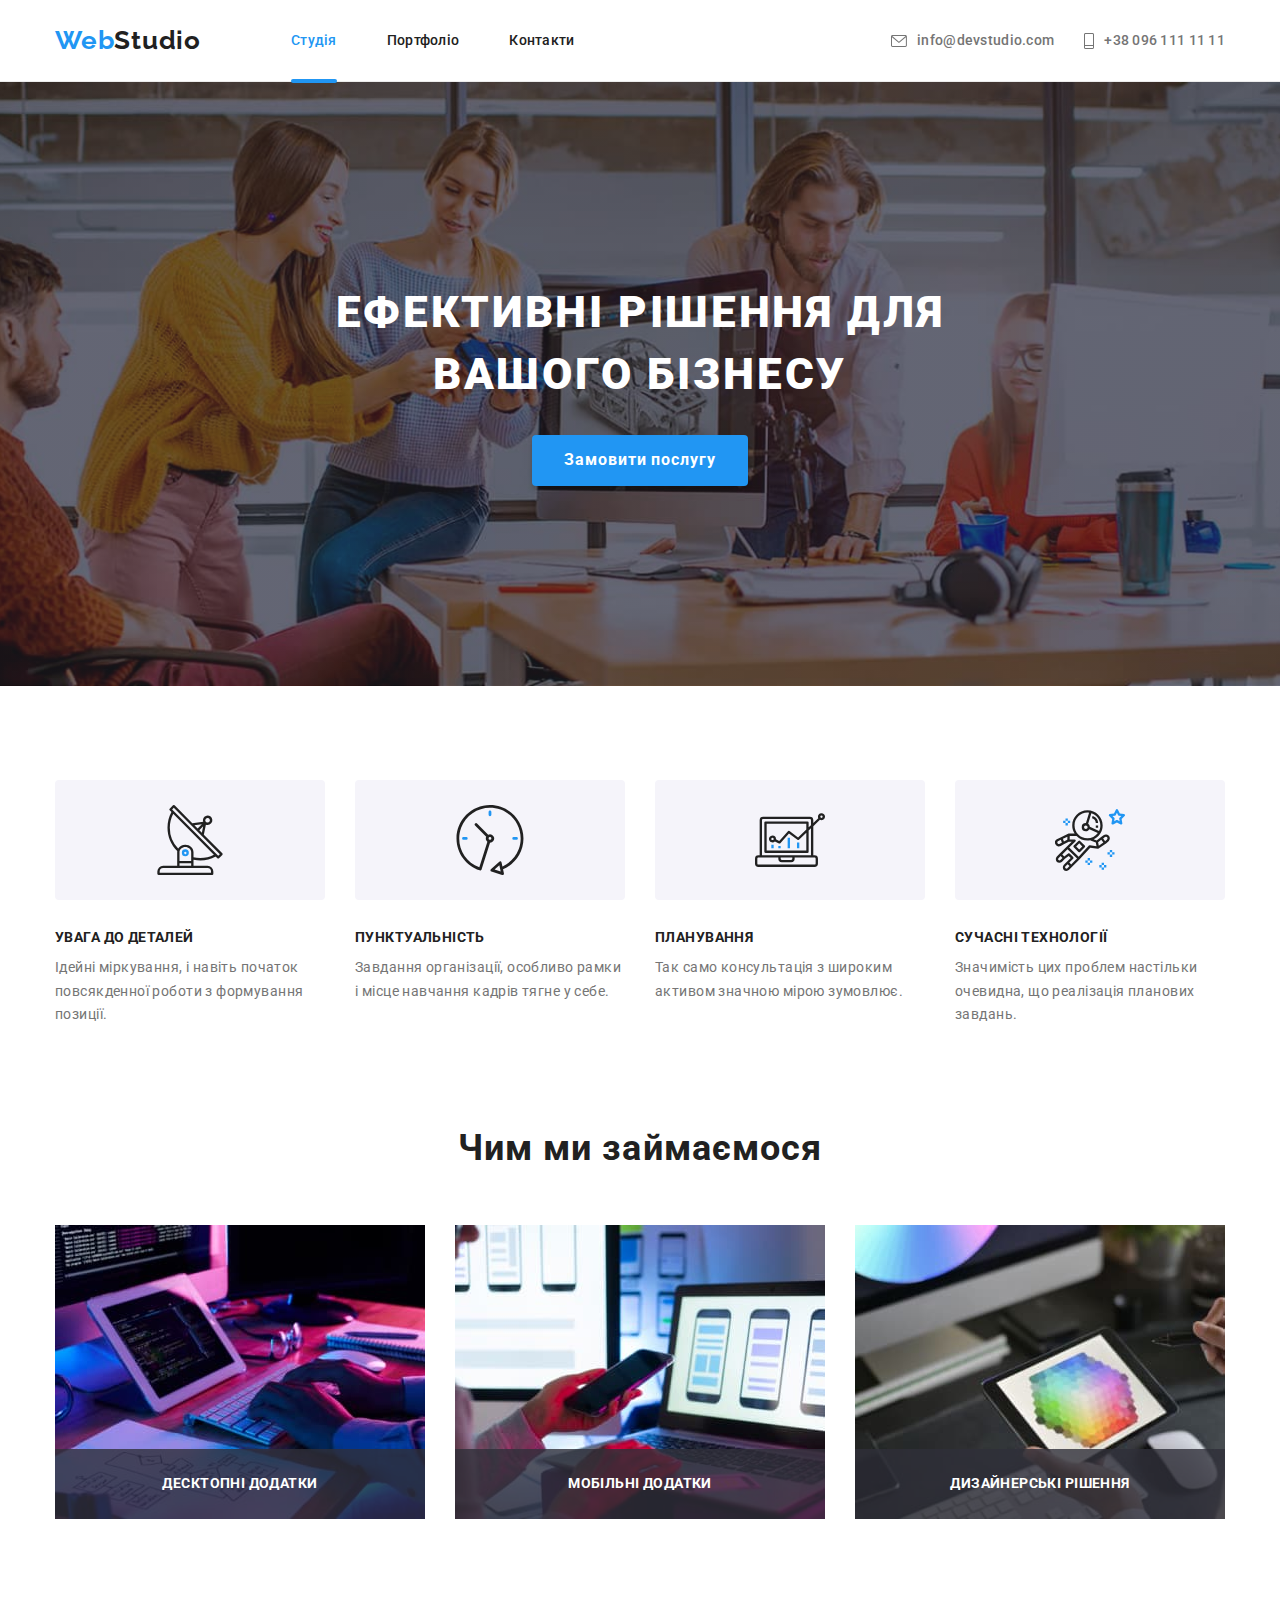
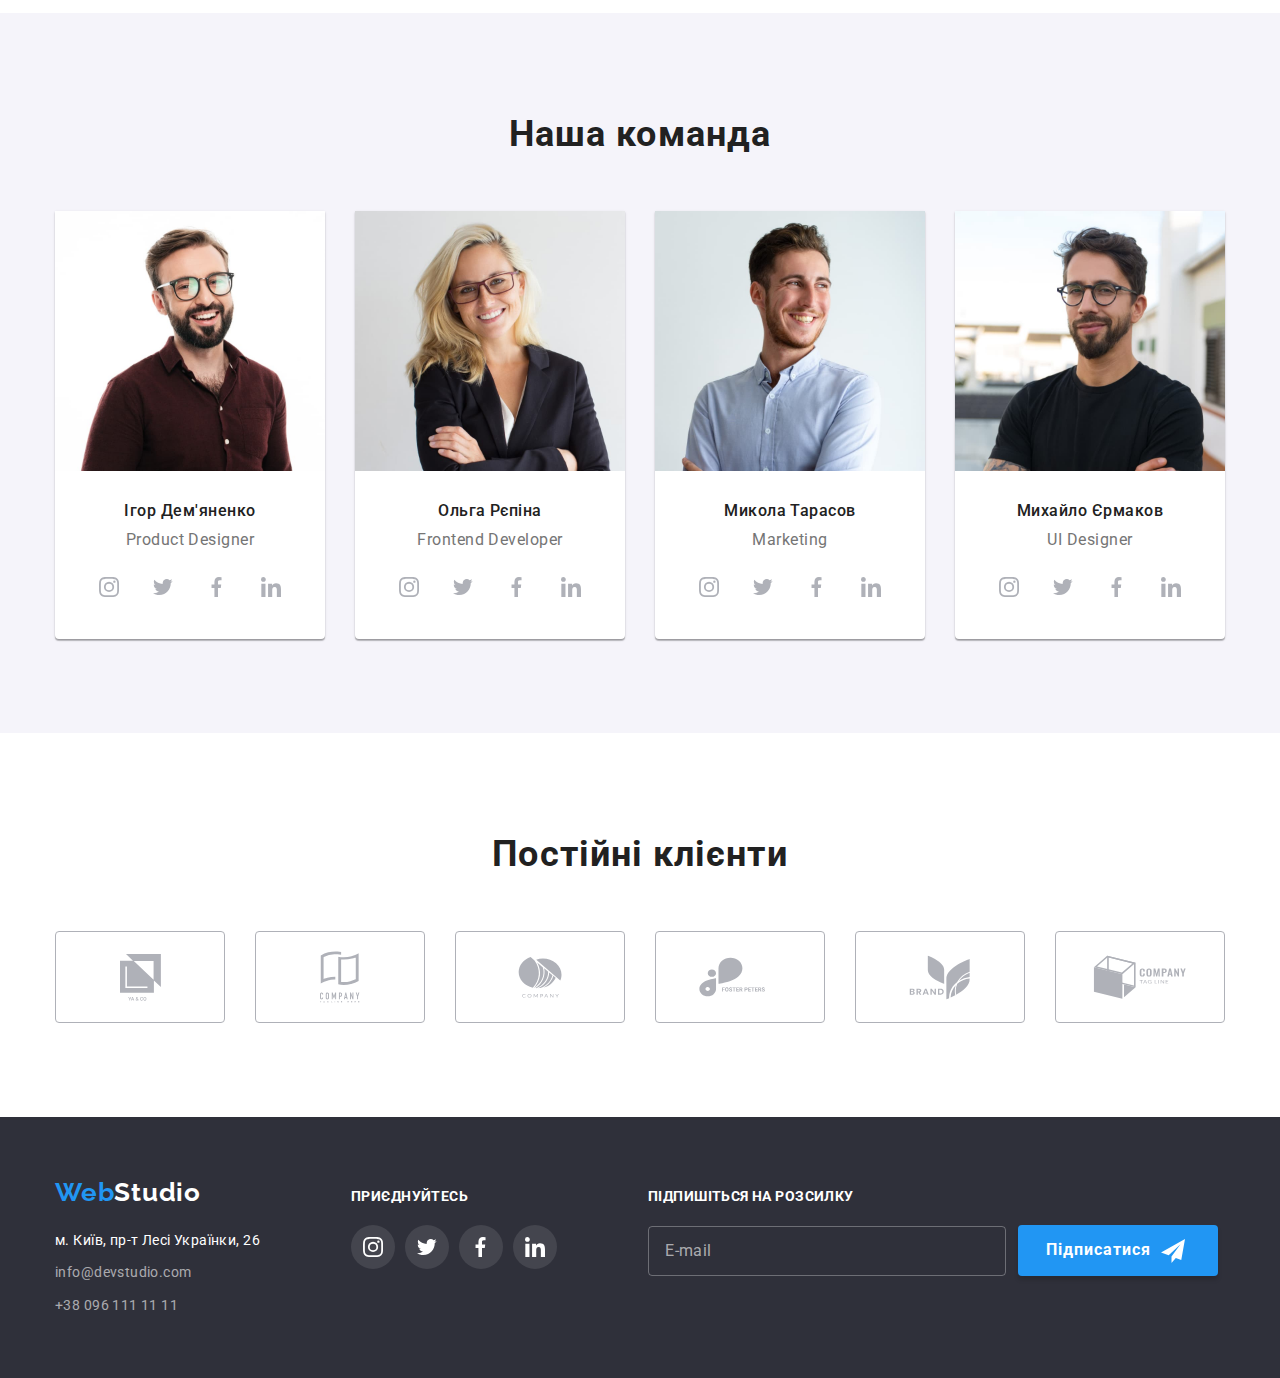
<file: index.html>
<!DOCTYPE html>
<html lang="uk">
  <head>
    <meta charset="UTF-8" />
    <meta http-equiv="X-UA-Compatible" content="IE=edge" />
    <meta name="viewport" content="width=device-width, initial-scale=1.0" />
    <title>Document</title>
    <link
      href="https://fonts.googleapis.com/css2?family=Raleway:wght@700&family=Roboto:wght@400;500;700;900&display=swap"
      rel="stylesheet"
    />
    <link
      rel="stylesheet"
      href="https://cdnjs.cloudflare.com/ajax/libs/modern-normalize/1.1.0/modern-normalize.min.css"
    />
    <link rel="stylesheet" href="./css/main.min.css" />
  </head>
  <body>
    <!--Верхня лінія-->
    <header class="header">
      <div class="header__container container">
        <a class="logo" href="./index.html">Web<span class="logo__dark">Studio</span></a>
        <nav class="nav">
          <ul class="nav__list">
            <li class="nav__item">
              <a class="nav__link nav__link--current" href="./index.html">Студія</a>
            </li>
            <li class="nav__item">
              <a class="nav__link" href="./portfolio.html">Портфоліо</a>
            </li>
            <li class="nav__item"><a class="nav__link" href="">Контакти</a></li>
          </ul>
        </nav>
        <ul class="contacts__list">
          <li class="contacts__item">
            <a class="contacts__link" href="mailto:info@devstudio.com">
              <svg class="contacts__icon" width="16" height="12">
                <use href="./images/icons.svg#icon-mail"></use>
              </svg>
              info@devstudio.com</a
            >
          </li>
          <li class="contacts__item">
            <a class="contacts__link" href="tel:+380961111111">
              <svg class="contacts__icon" width="10" height="16">
                <use href="./images/icons.svg#icon-phone"></use>
              </svg>
              +38 096 111 11 11
            </a>
          </li>
        </ul>
      </div>
    </header>
    <main>
      <!--Шапка-->
      <section class="hero">
        <div class="container">
          <h1 class="hero__title">Ефективні рішення для вашого бізнесу</h1>
          <button class="btn-first" type="button" data-modal-open>Замовити послугу</button>
        </div>
      </section>
      <!--Особливості-->
      <section class="feature section">
        <div class="container">
          <h2 class="visually-hidden">Перелік особливостей компанії</h2>
          <ul class="feature__list">
            <li class="feature__item">
              <div class="feature__thumb">
                <svg class="feature__icon" width="70" height="70">
                  <use href="./images/icons.svg#icon-antena"></use>
                </svg>
              </div>
              <h3 class="feature__title">УВАГА ДО ДЕТАЛЕЙ</h3>
              <p class="feature__text">
                Ідейні міркування, і навіть початок повсякденної роботи з формування позиції.
              </p>
            </li>
            <li class="feature__item">
              <div class="feature__thumb">
                <svg class="feature__icon" width="70" height="70">
                  <use href="./images/icons.svg#icon-clock"></use>
                </svg>
              </div>
              <h3 class="feature__title">ПУНКТУАЛЬНІСТЬ</h3>
              <p class="feature__text">
                Завдання організації, особливо рамки і місце навчання кадрів тягне у себе.
              </p>
            </li>
            <li class="feature__item">
              <div class="feature__thumb">
                <svg class="feature__icon" width="70" height="70">
                  <use href="./images/icons.svg#icon-diagram"></use>
                </svg>
              </div>
              <h3 class="feature__title">ПЛАНУВАННЯ</h3>
              <p class="feature__text">
                Так само консультація з широким активом значною мірою зумовлює.
              </p>
            </li>
            <li class="feature__item">
              <div class="feature__thumb">
                <svg class="feature__icon" width="70" height="70">
                  <use href="./images/icons.svg#icon-astronaut"></use>
                </svg>
              </div>
              <h3 class="feature__title">СУЧАСНІ ТЕХНОЛОГІЇ</h3>
              <p class="feature__text">
                Значимість цих проблем настільки очевидна, що реалізація планових завдань.
              </p>
            </li>
          </ul>
        </div>
      </section>
      <!--Діяльність-->
      <section class="work section">
        <div class="container">
          <h2 class="work__title">Чим ми займаємося</h2>
          <ul class="work__list">
            <li class="work__item">
              <img src="./images/box1.jpg" alt="Процес діяльності" width="370" height="294" />
              <div class="work__adds">
                <h3 class="work__adds-title">Десктопні додатки</h3>
              </div>
            </li>
            <li class="work__item">
              <img src="./images/box2.jpg" alt="Процес діяльності" width="370" height="294" />
              <div class="work__adds">
                <h3 class="work__adds-title">Мобільні додатки</h3>
              </div>
            </li>
            <li class="work__item">
              <img src="./images/box3.jpg" alt="Процес діяльності" width="370" height="294" />
              <div class="work__adds">
                <h3 class="work__adds-title">Дизайнерські рішення</h3>
              </div>
            </li>
          </ul>
        </div>
      </section>
      <!--Команда-->
      <section class="team section">
        <div class="container">
          <h2 class="team__title">Наша команда</h2>
          <ul class="team__list">
            <li class="team__item">
              <img
                src="./images/team_card.jpg"
                alt="Фотографія працівника"
                width="270"
                height="260"
              />
              <div class="team__worker">
                <h3 class="team__name">Ігор Дем'яненко</h3>
                <p class="team__profession">Product Designer</p>
                <ul class="socials">
                  <li class="socials__item">
                    <a class="socials__link" href="#">
                      <svg class="socials__icon" width="20" height="20">
                        <use href="./images/icons.svg#icon-instagram"></use>
                      </svg>
                    </a>
                  </li>
                  <li class="socials__item">
                    <a class="socials__link" href="#">
                      <svg class="socials__icon" width="20" height="20">
                        <use href="./images/icons.svg#icon-twitter"></use>
                      </svg>
                    </a>
                  </li>
                  <li class="socials__item">
                    <a class="socials__link" href="#">
                      <svg class="socials__icon" width="20" height="20">
                        <use href="./images/icons.svg#icon-facebook"></use>
                      </svg>
                    </a>
                  </li>
                  <li class="socials__item">
                    <a class="socials__link" href="#">
                      <svg class="socials__icon" width="20" height="20">
                        <use href="./images/icons.svg#icon-linkedin"></use>
                      </svg>
                    </a>
                  </li>
                </ul>
              </div>
            </li>
            <li class="team__item">
              <img
                src="./images/team_card_1.jpg"
                alt="Фотографія працівника"
                width="270"
                height="260"
              />
              <div class="team__worker">
                <h3 class="team__name">Ольга Рєпіна</h3>
                <p class="team__profession">Frontend Developer</p>
                <ul class="socials">
                  <li class="socials__item">
                    <a class="socials__link" href="#">
                      <svg class="socials__icon" width="20" height="20">
                        <use href="./images/icons.svg#icon-instagram"></use>
                      </svg>
                    </a>
                  </li>
                  <li class="socials__item">
                    <a class="socials__link" href="#">
                      <svg class="socials__icon" width="20" height="20">
                        <use href="./images/icons.svg#icon-twitter"></use>
                      </svg>
                    </a>
                  </li>
                  <li class="socials__item">
                    <a class="socials__link" href="#">
                      <svg class="socials__icon" width="20" height="20">
                        <use href="./images/icons.svg#icon-facebook"></use>
                      </svg>
                    </a>
                  </li>
                  <li class="socials__item">
                    <a class="socials__link" href="#">
                      <svg class="socials__icon" width="20" height="20">
                        <use href="./images/icons.svg#icon-linkedin"></use>
                      </svg>
                    </a>
                  </li>
                </ul>
              </div>
            </li>
            <li class="team__item">
              <img
                src="./images/team_card_2.jpg"
                alt="Фотографія працівника"
                width="270"
                height="260"
              />
              <div class="team__worker">
                <h3 class="team__name">Микола Тарасов</h3>
                <p class="team__profession">Marketing</p>
                <ul class="socials">
                  <li class="socials__item">
                    <a class="socials__link" href="#">
                      <svg class="socials__icon" width="20" height="20">
                        <use href="./images/icons.svg#icon-instagram"></use>
                      </svg>
                    </a>
                  </li>
                  <li class="socials__item">
                    <a class="socials__link" href="#">
                      <svg class="socials__icon" width="20" height="20">
                        <use href="./images/icons.svg#icon-twitter"></use>
                      </svg>
                    </a>
                  </li>
                  <li class="socials__item">
                    <a class="socials__link" href="#">
                      <svg class="socials__icon" width="20" height="20">
                        <use href="./images/icons.svg#icon-facebook"></use>
                      </svg>
                    </a>
                  </li>
                  <li class="socials__item">
                    <a class="socials__link" href="#">
                      <svg class="socials__icon" width="20" height="20">
                        <use href="./images/icons.svg#icon-linkedin"></use>
                      </svg>
                    </a>
                  </li>
                </ul>
              </div>
            </li>
            <li class="team__item">
              <img
                src="./images/team_card_3.jpg"
                alt="Фотографія працівника"
                width="270"
                height="260"
              />
              <div class="team__worker">
                <h3 class="team__name">Михайло Єрмаков</h3>
                <p class="team__profession">UI Designer</p>
                <ul class="socials">
                  <li class="socials__item">
                    <a class="socials__link" href="#">
                      <svg class="socials__icon" width="20" height="20">
                        <use href="./images/icons.svg#icon-instagram"></use>
                      </svg>
                    </a>
                  </li>
                  <li class="socials__item">
                    <a class="socials__link" href="#">
                      <svg class="socials__icon" width="20" height="20">
                        <use href="./images/icons.svg#icon-twitter"></use>
                      </svg>
                    </a>
                  </li>
                  <li class="socials__item">
                    <a class="socials__link" href="#">
                      <svg class="socials__icon" width="20" height="20">
                        <use href="./images/icons.svg#icon-facebook"></use>
                      </svg>
                    </a>
                  </li>
                  <li class="socials__item">
                    <a class="socials__link" href="#">
                      <svg class="socials__icon" width="20" height="20">
                        <use href="./images/icons.svg#icon-linkedin"></use>
                      </svg>
                    </a>
                  </li>
                </ul>
              </div>
            </li>
          </ul>
        </div>
      </section>
      <!-- Постійні клієнти -->
      <section class="clients section">
        <div class="container">
          <h1 class="clients__title">Постійні клієнти</h1>
          <ul class="clients__list">
            <li class="clients__item">
              <a class="clients__link" href="#">
                <svg class="clients__icon" width="41" height="47">
                  <use href="./images/icons.svg#icon-client-1"></use>
                </svg>
              </a>
            </li>
            <li class="clients__item">
              <a class="clients__link" href="#">
                <svg class="clients__icon" width="40" height="52">
                  <use href="./images/icons.svg#icon-client-2"></use>
                </svg>
              </a>
            </li>
            <li class="clients__item">
              <a class="clients__link" href="#">
                <svg class="clients__icon" width="44" height="42">
                  <use href="./images/icons.svg#icon-client-3"></use>
                </svg>
              </a>
            </li>
            <li class="clients__item">
              <a class="clients__link" href="#">
                <svg class="clients__icon" width="84" height="40">
                  <use href="./images/icons.svg#icon-Client-4"></use>
                </svg>
              </a>
            </li>
            <li class="clients__item">
              <a class="clients__link" href="#">
                <svg class="clients__icon" width="62" height="45">
                  <use href="./images/icons.svg#icon-Client-5"></use>
                </svg>
              </a>
            </li>
            <li class="clients__item">
              <a class="clients__link" href="#">
                <svg class="clients__icon" width="94" height="44">
                  <use href="./images/icons.svg#icon-Client-6"></use>
                </svg>
              </a>
            </li>
          </ul>
        </div>
      </section>
    </main>

    <footer class="footer">
      <!--Підвал-->
      <div class="footer-container container">
        <div>
          <a class="logo" href="./index.html">Web<span class="logo__light">Studio</span></a>
          <address class="address">
            <ul class="address-list">
              <li class="address-item">
                <a
                  class="address-link address-link-street"
                  href="https://goo.gl/maps/ZCksTwwwfhYWxnmJ6"
                  class="street link"
                  target="_blank"
                  rel="noopener noreferrer"
                  >м. Київ, пр-т Лесі Українки, 26</a
                >
              </li>
              <li class="address-item">
                <a class="address-link" href="mailto:info@devstudio.com">info@devstudio.com</a>
              </li>
              <li class="address-item">
                <a class="address-link" href="tel:+380961111111">+38 096 111 11 11</a>
              </li>
            </ul>
          </address>
        </div>
        <div>
          <h2 class="footer-title">Приєднуйтесь</h2>
          <ul class="socials">
            <li class="socials__item">
              <a class="socials__link socials__link--secondary" href="#">
                <svg class="socials__icon" width="20" height="20">
                  <use href="./images/icons.svg#icon-instagram"></use>
                </svg>
              </a>
            </li>
            <li class="socials__item">
              <a class="socials__link socials__link--secondary" href="#">
                <svg class="socials__icon" width="20" height="20">
                  <use href="./images/icons.svg#icon-twitter"></use>
                </svg>
              </a>
            </li>
            <li class="socials__item">
              <a class="socials__link socials__link--secondary" href="#">
                <svg class="socials__icon" width="20" height="20">
                  <use href="./images/icons.svg#icon-facebook"></use>
                </svg>
              </a>
            </li>
            <li class="socials__item">
              <a class="socials__link socials__link--secondary" href="#">
                <svg class="socials__icon" width="20" height="20">
                  <use href="./images/icons.svg#icon-linkedin"></use>
                </svg>
              </a>
            </li>
          </ul>
        </div>
        <div class="mailing-group">
          <h2 class="footer-title">Підпишіться на розсилку</h2>
          <form class="mailing-form" name="mailing-form">
            <label class="mailing-field">
              <input class="mailing-input" type="text" name="mailing-form" placeholder="E-mail" />
            </label>
            <button class="mailing-btn">
              Підписатися
              <svg class="mailing-icon" width="24" height="24">
                <use href="./images/icons-2.svg#icon-send"></use>
              </svg>
            </button>
          </form>
        </div>
      </div>
    </footer>

    <!--Backdrop+Modal -->
    <div class="backdrop is-hidden" data-modal>
      <div class="modal">
        <button class="modal-btn" data-modal-close>
          <svg class="modal-icon" width="11" height="11">
            <use href="./images/icon-close.svg#icon-Vector-1"></use>
          </svg>
        </button>
        <form class="registration-form" name="registration-form">
          <strong class="form-title">Залиште свої дані, ми вам передзвонимо</strong>
          <div class="form-group" role="group">
            <label class="form-field">
              <span class="form-label">Ім`я</span>
              <input class="form-input" type="text" name="user-name" required minlength="3" />
              <svg class="form-icon" width="18" height="18">
                <use href="./images/icons-2.svg#icon-person"></use>
              </svg>
            </label>
            <label class="form-field">
              <span class="form-label">Телефон</span>
              <input class="form-input" type="text" name="user-phone" required />
              <svg class="form-icon" width="18" height="18">
                <use href="./images/icons-2.svg#icon-phone"></use>
              </svg>
            </label>
            <label class="form-field">
              <span class="form-label">Пошта</span>
              <input class="form-input" type="text" name="user-mail" required />
              <svg class="form-icon" width="18" height="18">
                <use href="./images/icons-2.svg#icon-mail"></use>
              </svg>
            </label>
            <label>
              <span class="form-label">Коментар</span>
              <textarea
                class="form-message"
                name="user-comment"
                cols="30"
                rows="5"
                placeholder="Введіть текст"
              ></textarea>
            </label>
          </div>
          <label class="form-agreement">
            <input class="form-checkbox" type="checkbox" name="user-agreement" />
            <svg class="form-checkbox-icon" width="16" height="15">
              <use class="form-icon-checked" href="./images/icons-2.svg#icon-checked"></use>
              <use
                class="form-icon-unchecked"
                href="./images/icons-2.svg#icon-unchecked"
                width="16"
                height="15"
              ></use>
            </svg>
            <span class="form-agreement-text"
              >Погоджуюся з розсилкою та приймаю
              <a class="form-agreement-link" href="">Умови договору</a></span
            >
          </label>
          <button class="form-btn" type="submit">Відправити</button>
        </form>
      </div>
    </div>
    <script src="./js/modals.js"></script>
  </body>
</html>
</file>
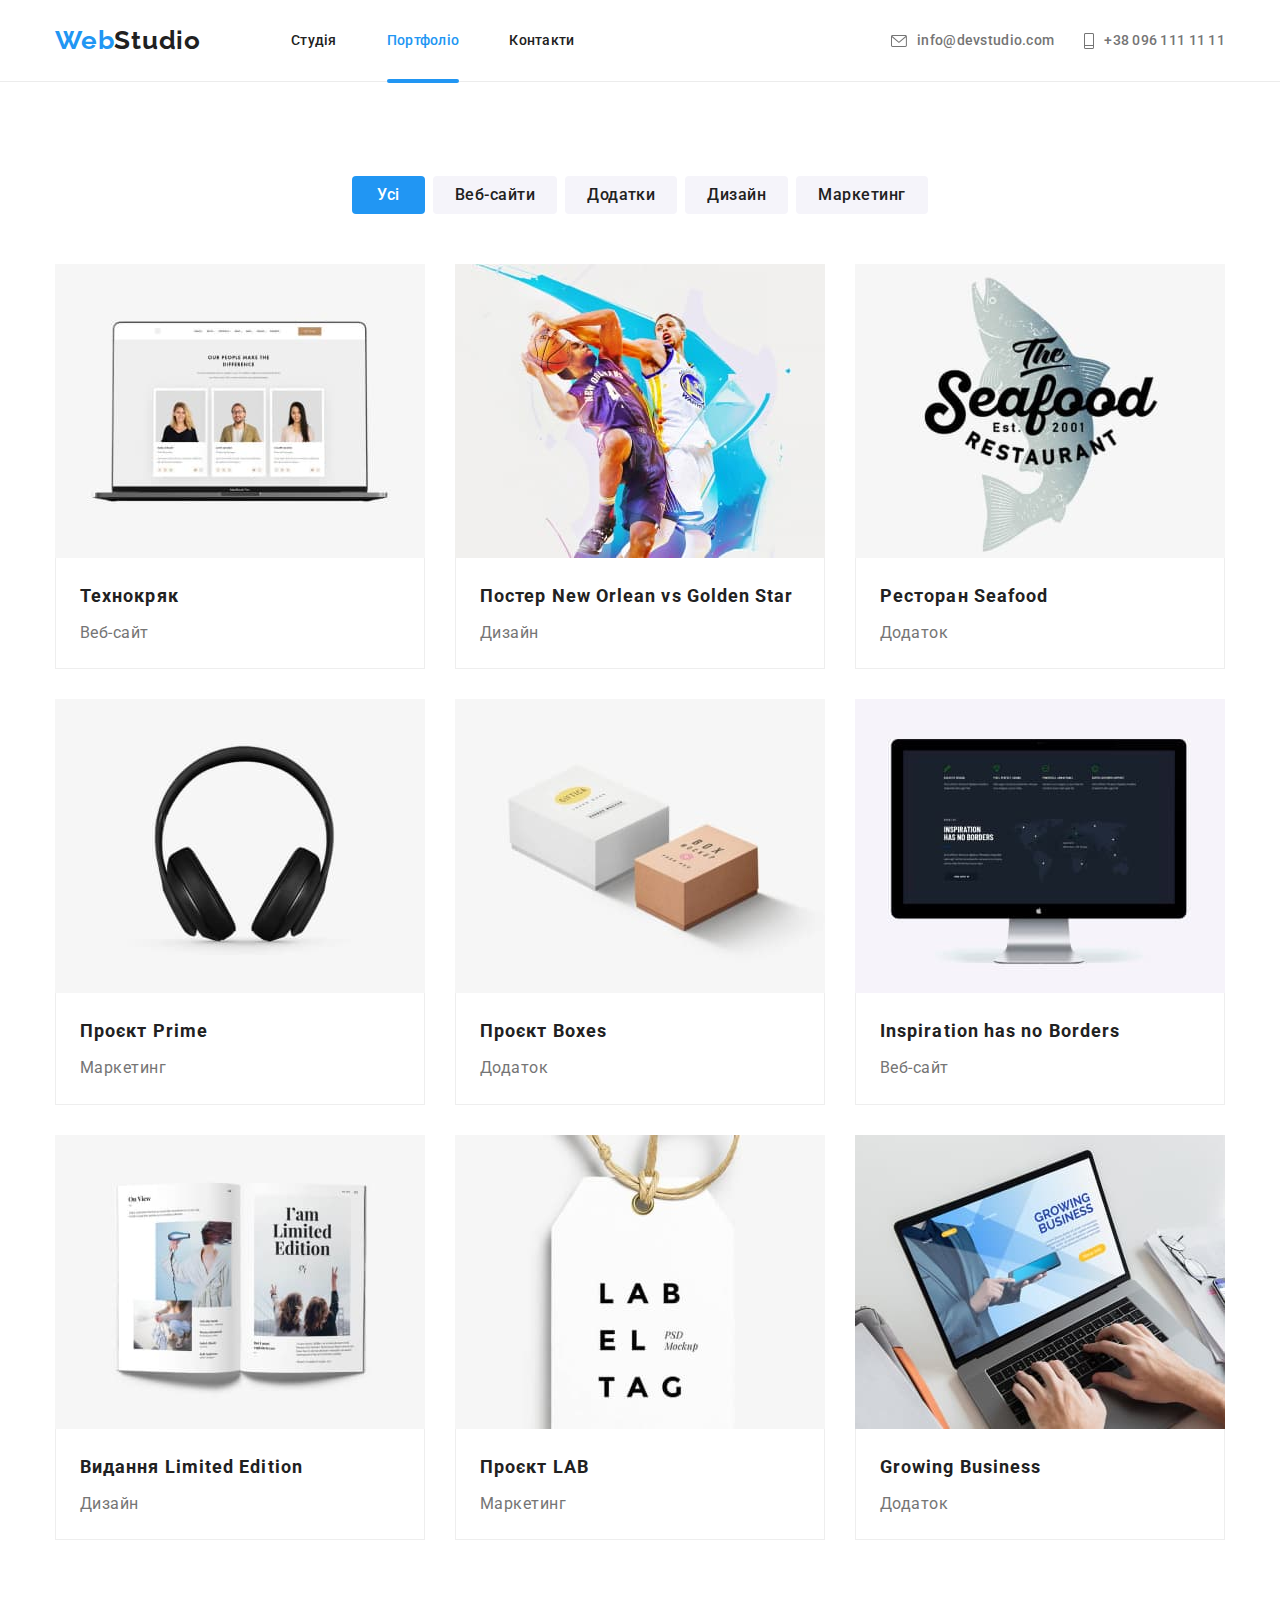
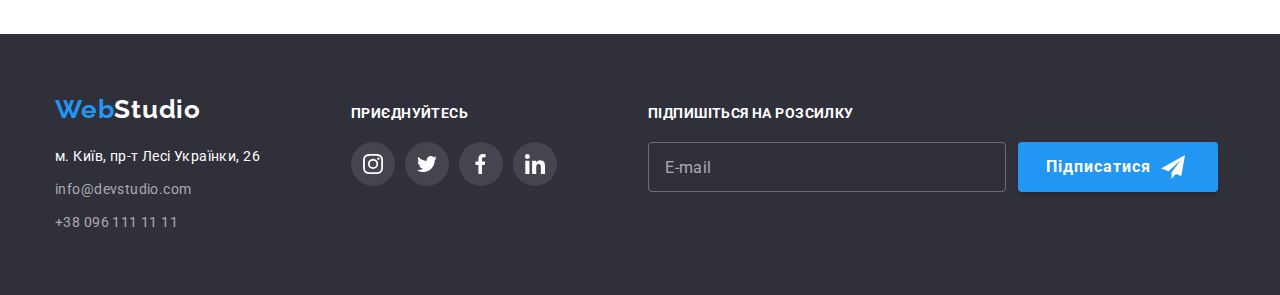
<file: portfolio.html>
<!DOCTYPE html>
<html lang="en">
  <head>
    <meta charset="UTF-8" />
    <meta http-equiv="X-UA-Compatible" content="IE=edge" />
    <meta name="viewport" content="width=device-width, initial-scale=1.0" />
    <title>Document</title>
    <link
      href="https://fonts.googleapis.com/css2?family=Raleway:wght@700&family=Roboto:wght@400;500;700;900&display=swap"
      rel="stylesheet"
    />
    <link
      rel="stylesheet"
      href="https://cdnjs.cloudflare.com/ajax/libs/modern-normalize/1.1.0/modern-normalize.min.css"
    />
    <link rel="stylesheet" href="./css/main.min.css" />
  </head>
  <body>
    <!--Верхня лінія-->
    <header class="header">
      <div class="header__container container">
        <a class="logo header-logo" href="./index.html"
          >Web<span class="logo__dark">Studio</span></a
        >
        <nav class="nav">
          <ul class="nav__list">
            <li class="nav__item"><a class="nav__link" href="./index.html">Студія</a></li>
            <li class="nav__item">
              <a class="nav__link nav__link--current" href="./portfolio.html">Портфоліо</a>
            </li>
            <li class="nav__item"><a class="nav__link" href="">Контакти</a></li>
          </ul>
        </nav>
        <ul class="contacts__list">
          <li class="contacts__item">
            <a class="contacts__link" href="mailto:info@devstudio.com">
              <svg class="contacts__icon" width="16" height="12">
                <use href="./images/icons.svg#icon-mail"></use>
              </svg>
              info@devstudio.com</a
            >
          </li>
          <li class="contacts__item">
            <a class="contacts__link" href="tel:+380961111111">
              <svg class="contacts__icon" width="10" height="16">
                <use href="./images/icons.svg#icon-phone"></use>
              </svg>
              +38 096 111 11 11
            </a>
          </li>
        </ul>
      </div>
    </header>

    <main>
      <!--Фільтр розділу портфоліо-->
      <section class="portfolio-nav section">
        <div class="container">
          <h1 class="visually-hidden">Контент сторінки портфоліо</h1>
          <ul class="portfolio">
            <li class="item"><button type="button" class="btn primary current">Усі</button></li>
            <li class="item"><button type="button" class="btn secondary">Веб-сайти</button></li>
            <li class="item"><button type="button" class="btn secondary">Додатки</button></li>
            <li class="item"><button type="button" class="btn secondary">Дизайн</button></li>
            <li class="item"><button type="button" class="btn secondary">Маркетинг</button></li>
          </ul>
          <ul class="projects">
            <li class="project">
              <a href="" class="link">
                <div class="overlay">
                  <img
                    class="picture"
                    src="./images/project-1.jpg"
                    alt="Головна сторінка веб-сайту"
                    width="370"
                    height="294"
                  />
                  <div class="overlay-description">
                    <p>
                      Ресурс пропонує комплексні пропозиції з різним рівнем функціоналу та сервісів.
                      Все це дозволить відвідувачу отримати вичерпні відомості про компанію чи
                      приватну особу.
                    </p>
                  </div>
                </div>
                <div class="prj-name">
                  <h2 class="title">Технокряк</h2>
                  <p class="description filter">Веб-сайт</p>
                </div>
              </a>
            </li>
            <li class="project">
              <a href="" class="link">
                <div class="overlay">
                  <img
                    class="picture"
                    src="./images/project-2.jpg"
                    alt="Постер з двома баскетболістами"
                    width="370"
                    height="294"
                  />
                  <div class="overlay-description">
                    <p>
                      Ресурс пропонує комплексні пропозиції з різним рівнем функціоналу та сервісів.
                      Все це дозволить відвідувачу отримати вичерпні відомості про компанію чи
                      приватну особу.
                    </p>
                  </div>
                </div>
                <div class="prj-name">
                  <h2 class="title">Постер New Orlean vs Golden Star</h2>
                  <p class="description filter">Дизайн</p>
                </div>
              </a>
            </li>
            <li class="project">
              <a href="" class="link">
                <div class="overlay">
                  <img
                    class="picture"
                    src="./images/project-3.jpg"
                    alt="Логотип та назва ресторану"
                    width="370"
                    height="294"
                  />
                  <div class="overlay-description">
                    <p>
                      Ресурс пропонує комплексні пропозиції з різним рівнем функціоналу та сервісів.
                      Все це дозволить відвідувачу отримати вичерпні відомості про компанію чи
                      приватну особу.
                    </p>
                  </div>
                </div>
                <div class="prj-name">
                  <h2 class="title">Ресторан Seafood</h2>
                  <p class="description filter">Додаток</p>
                </div>
              </a>
            </li>
            <li class="project">
              <a href="" class="link">
                <div class="overlay">
                  <img
                    class="picture"
                    src="./images/project-4.jpg"
                    alt="Чорні наушники"
                    width="370"
                    height="294"
                  />
                  <div class="overlay-description">
                    <p>
                      Ресурс пропонує комплексні пропозиції з різним рівнем функціоналу та сервісів.
                      Все це дозволить відвідувачу отримати вичерпні відомості про компанію чи
                      приватну особу.
                    </p>
                  </div>
                </div>
                <div class="prj-name">
                  <h2 class="title">Проєкт Prime</h2>
                  <p class="description filter">Маркетинг</p>
                </div>
              </a>
            </li>
            <li class="project">
              <a href="" class="link">
                <div class="overlay">
                  <img
                    class="picture"
                    src="./images/project-5.jpg"
                    alt="Дві паперові коробки"
                    width="370"
                    height="294"
                  />
                  <div class="overlay-description">
                    <p>
                      Ресурс пропонує комплексні пропозиції з різним рівнем функціоналу та сервісів.
                      Все це дозволить відвідувачу отримати вичерпні відомості про компанію чи
                      приватну особу.
                    </p>
                  </div>
                </div>
                <div class="prj-name">
                  <h2 class="title">Проєкт Boxes</h2>
                  <p class="description filter">Додаток</p>
                </div>
              </a>
            </li>
            <li class="project">
              <a href="" class="link">
                <div class="overlay">
                  <img
                    class="picture"
                    src="./images/project-6.jpg"
                    alt="Сторінка веб-сайту"
                    width="370"
                    height="294"
                  />
                  <div class="overlay-description">
                    <p>
                      Ресурс пропонує комплексні пропозиції з різним рівнем функціоналу та сервісів.
                      Все це дозволить відвідувачу отримати вичерпні відомості про компанію чи
                      приватну особу.
                    </p>
                  </div>
                </div>
                <div class="prj-name">
                  <h2 class="title">Inspiration has no Borders</h2>
                  <p class="description filter">Веб-сайт</p>
                </div>
              </a>
            </li>
            <li class="project">
              <a href="" class="link">
                <div class="overlay">
                  <img
                    class="picture"
                    src="./images/project-7.jpg"
                    alt="Відкритий журнал"
                    width="370"
                    height="294"
                  />
                  <div class="overlay-description">
                    <p>
                      Ресурс пропонує комплексні пропозиції з різним рівнем функціоналу та сервісів.
                      Все це дозволить відвідувачу отримати вичерпні відомості про компанію чи
                      приватну особу.
                    </p>
                  </div>
                </div>
                <div class="prj-name">
                  <h2 class="title">Видання Limited Edition</h2>
                  <p class="description filter">Дизайн</p>
                </div>
              </a>
            </li>
            <li class="project">
              <a href="" class="link">
                <div class="overlay">
                  <img
                    class="picture"
                    src="./images/project-8.jpg"
                    alt="Картонний ярлик"
                    width="370"
                    height="294"
                  />
                  <div class="overlay-description">
                    <p>
                      Ресурс пропонує комплексні пропозиції з різним рівнем функціоналу та сервісів.
                      Все це дозволить відвідувачу отримати вичерпні відомості про компанію чи
                      приватну особу.
                    </p>
                  </div>
                </div>
                <div class="prj-name">
                  <h2 class="title">Проєкт LAB</h2>
                  <p class="description filter">Маркетинг</p>
                </div>
              </a>
            </li>
            <li class="project">
              <a href="" class="link">
                <div class="overlay">
                  <img
                    class="picture"
                    src="./images/project-9.jpg"
                    alt="Ноутбук за яким працюють"
                    width="370"
                    height="294"
                  />
                  <div class="overlay-description">
                    <p>
                      Ресурс пропонує комплексні пропозиції з різним рівнем функціоналу та сервісів.
                      Все це дозволить відвідувачу отримати вичерпні відомості про компанію чи
                      приватну особу.
                    </p>
                  </div>
                </div>
                <div class="prj-name">
                  <h2 class="title">Growing Business</h2>
                  <p class="description filter">Додаток</p>
                </div>
              </a>
            </li>
          </ul>
        </div>
      </section>
    </main>

    <footer class="footer">
      <!--Підвал-->
      <div class="footer-container container">
        <div>
          <a class="logo" href="./index.html">Web<span class="logo__light">Studio</span></a>
          <address class="address">
            <ul class="address-list">
              <li class="address-item">
                <a
                  class="address-link address-link-street"
                  href="https://goo.gl/maps/ZCksTwwwfhYWxnmJ6"
                  target="_blank"
                  rel="noopener noreferrer"
                  >м. Київ, пр-т Лесі Українки, 26</a
                >
              </li>
              <li class="address-item">
                <a class="address-link" href="mailto:info@devstudio.com">info@devstudio.com</a>
              </li>
              <li class="address-item">
                <a class="address-link" href="tel:+380961111111">+38 096 111 11 11</a>
              </li>
            </ul>
          </address>
        </div>
        <div>
          <h2 class="footer-title">Приєднуйтесь</h2>
          <ul class="socials">
            <li class="socials__item">
              <a class="socials__link socials__link--secondary" href="#">
                <svg class="socials__icon" width="20" height="20">
                  <use href="./images/icons.svg#icon-instagram"></use>
                </svg>
              </a>
            </li>
            <li class="socials__item">
              <a class="socials__link socials__link--secondary" href="#">
                <svg class="socials__icon" width="20" height="20">
                  <use href="./images/icons.svg#icon-twitter"></use>
                </svg>
              </a>
            </li>
            <li class="socials__item">
              <a class="socials__link socials__link--secondary" href="#">
                <svg class="socials__icon" width="20" height="20">
                  <use href="./images/icons.svg#icon-facebook"></use>
                </svg>
              </a>
            </li>
            <li class="socials__item">
              <a class="socials__link socials__link--secondary" href="#">
                <svg class="socials__icon" width="20" height="20">
                  <use href="./images/icons.svg#icon-linkedin"></use>
                </svg>
              </a>
            </li>
          </ul>
        </div>
        <div class="mailing-group">
          <h2 class="footer-title">Підпишіться на розсилку</h2>
          <form class="mailing-form" name="mailing-form">
            <label class="mailing-field">
              <input class="mailing-input" type="text" name="mailing-form" placeholder="E-mail" />
            </label>
            <button class="mailing-btn">
              Підписатися
              <svg class="mailing-icon" width="24" height="24">
                <use href="./images/icons-2.svg#icon-send"></use>
              </svg>
            </button>
          </form>
        </div>
      </div>
    </footer>
  </body>
</html>
</file>
<file: css/main.min.css>
:root{--primary-text-color: #757575;--title-text-color: #212121;--accent-color: #2196f3;--primary-white-color: #ffffff;--primary-bg-color: #2f303a;--section-bg-color: #f5f4fa;--section-bg2-color: #eeeeee;--footer-title-color: #ffffff99;--icon-color: #afb1b8;--bg-color-hero: #c4c4c4;--border-color: #ececec;--btn-color: #188ce8;--time: 250ms;--timing-function: cubic-bezier(0.4, 0, 0.2, 1)}.visually-hidden{position:absolute;width:1px;height:1px;margin:-1px;border:0;padding:0;white-space:nowrap;-webkit-clip-path:inset(100%);clip-path:inset(100%);clip:rect(0 0 0 0);overflow:hidden}body{background-color:var(--primary-white-color);color:var(--primary-text-color);font-family:Roboto,sans-serif}.section{padding:94px 0}ul,ol{list-style:none;padding:0;margin:0}a{text-decoration:none}img{display:block}h1,h2,h3,h4,h5,h6,p{margin:0}input,textarea{outline:rgba(0,0,0,0)}.container{width:1200px;padding:0 15px;margin:0 auto}.logo{color:var(--accent-color);font-family:Raleway,sans-serif;font-weight:700;font-size:26px;line-height:1.2;padding:25px 0;letter-spacing:.03em}.logo__dark{color:var(--title-text-color)}.logo__light{color:var(--primary-white-color)}.nav__list{display:-webkit-box;display:-ms-flexbox;display:flex;margin-left:90px;gap:50px}.nav__link{position:relative;display:block;padding:32px 0;color:var(--title-text-color);font-weight:500;font-size:14px;line-height:1.14;letter-spacing:.02em;-webkit-transition:color var(--time) var(--timing-function);transition:color var(--time) var(--timing-function)}.nav__link:hover,.nav__link:focus{color:var(--accent-color)}.nav__link--current{color:var(--accent-color)}.nav__link::after{content:"";position:absolute;bottom:-2px;left:0;display:block;width:100%;height:4px;background-color:var(--accent-color);border-radius:2px;opacity:0;-webkit-transition:opacity var(--time) var(--timing-function);transition:opacity var(--time) var(--timing-function)}.nav__link:hover::after,.nav__link:focus::after,.nav__link--current::after{opacity:1}.contacts__list{display:-webkit-box;display:-ms-flexbox;display:flex;margin-left:auto;font-weight:500;font-size:14px;line-height:1.14;letter-spacing:.02em}.contacts__item:not(:last-child){margin-right:30px}.contacts__link{display:-webkit-box;display:-ms-flexbox;display:flex;-webkit-box-pack:center;-ms-flex-pack:center;justify-content:center;-webkit-box-align:center;-ms-flex-align:center;align-items:center;gap:10px;padding:32px 0;color:var(--primary-text-color);-webkit-transition:color var(--time) var(--timing-function);transition:color var(--time) var(--timing-function)}.contacts__link:hover,.contacts__link:focus{color:var(--accent-color);fill:var(--accent-color)}.contacts__icon{fill:currentColor;-webkit-transition:fill var(--time) var(--timing-function);transition:fill var(--time) var(--timing-function)}.contacts__link:hover .contacts__icon,.contacts__link:focus .contacts__icon{fill:var(--accent-color)}.socials{display:-webkit-box;display:-ms-flexbox;display:flex;-ms-flex-wrap:wrap;flex-wrap:wrap;-webkit-box-align:center;-ms-flex-align:center;align-items:center;-webkit-box-pack:center;-ms-flex-pack:center;justify-content:center;gap:10px;margin-top:16px}.socials__item{width:44px;height:44px}.socials__link{display:-webkit-box;display:-ms-flexbox;display:flex;-webkit-box-align:center;-ms-flex-align:center;align-items:center;-webkit-box-pack:center;-ms-flex-pack:center;justify-content:center;width:100%;height:100%;color:var(--icon-color);border-radius:50%;-webkit-transition:background-color var(--time) var(--timing-function),color var(--time) var(--timing-function);transition:background-color var(--time) var(--timing-function),color var(--time) var(--timing-function)}.socials__link:hover,.socials__link:focus{color:var(--primary-white-color);background-color:var(--accent-color)}.socials__link--secondary{background-color:rgba(255,255,255,.1);color:var(--primary-white-color)}.socials__icon{fill:currentColor}.btn-first{color:var(--primary-white-color);background-color:var(--accent-color);font-weight:700;font-size:16px;line-height:1.9;border:none;letter-spacing:.06em;border-radius:4px;padding:10px 32px;margin-top:30px;-webkit-box-shadow:0px 4px 4px rgba(0,0,0,.15);box-shadow:0px 4px 4px rgba(0,0,0,.15);cursor:pointer;-webkit-transition:background-color var(--time) var(--timing-function);transition:background-color var(--time) var(--timing-function)}.btn-first:hover,.btn-first:focus{background-color:var(--btn-color)}.btn{padding:6px 22px;color:var(--title-text-color);background-color:var(--section-bg-color);font-family:inherit;font-weight:500;font-size:16px;line-height:1.6;letter-spacing:.03em;text-decoration:none;border:none;cursor:pointer;border-radius:4px;text-align:center;-webkit-transition:color var(--time) var(--timing-function),background-color var(--time) var(--timing-function),-webkit-box-shadow var(--time) var(--timing-function);transition:color var(--time) var(--timing-function),background-color var(--time) var(--timing-function),-webkit-box-shadow var(--time) var(--timing-function);transition:color var(--time) var(--timing-function),background-color var(--time) var(--timing-function),box-shadow var(--time) var(--timing-function);transition:color var(--time) var(--timing-function),background-color var(--time) var(--timing-function),box-shadow var(--time) var(--timing-function),-webkit-box-shadow var(--time) var(--timing-function)}.btn:hover,.btn:focus{color:var(--primary-white-color);background-color:var(--accent-color);-webkit-box-shadow:0px 3px 1px rgba(0,0,0,.1),0px 1px 2px rgba(0,0,0,.08),0px 2px 2px rgba(0,0,0,.12);box-shadow:0px 3px 1px rgba(0,0,0,.1),0px 1px 2px rgba(0,0,0,.08),0px 2px 2px rgba(0,0,0,.12)}.btn.primary.current{color:var(--primary-white-color);background-color:var(--accent-color);border-radius:4px;padding:6px 25px}.backdrop{position:fixed;top:0;left:0;width:100%;height:100%;background-color:rgba(0,0,0,.2);z-index:10;opacity:1;pointer-events:initial;visibility:visible}.backdrop.is-hidden{opacity:0;pointer-events:none;visibility:hidden}.modal{position:absolute;top:50%;left:50%;-webkit-transform:translate(-50%, -50%) scale(1);transform:translate(-50%, -50%) scale(1);width:528px;min-height:581px;padding:40px 40px;background-color:var(--primary-white-color);-webkit-box-shadow:0px 1px 3px rgba(0,0,0,.12),0px 1px 1px rgba(0,0,0,.14),0px 2px 1px rgba(0,0,0,.2);box-shadow:0px 1px 3px rgba(0,0,0,.12),0px 1px 1px rgba(0,0,0,.14),0px 2px 1px rgba(0,0,0,.2);border-radius:4px;opacity:1;-webkit-transition:-webkit-transform var(--time) var(--timing-function);transition:-webkit-transform var(--time) var(--timing-function);transition:transform var(--time) var(--timing-function);transition:transform var(--time) var(--timing-function), -webkit-transform var(--time) var(--timing-function)}.backdrop.is-hidden .modal{opacity:0;-webkit-transform:translate(-50%, -50%) scale(0, 5);transform:translate(-50%, -50%) scale(0, 5)}.modal-btn{position:absolute;top:10px;right:10px;width:30px;height:30px;cursor:pointer;border-radius:50%;background-color:var(--primary-white-color);border:1px solid var(--border-color);-webkit-transition:fill var(--time) var(--timing-function);transition:fill var(--time) var(--timing-function)}.modal-btn:hover{fill:var(--accent-color)}.form-title{display:block;margin-bottom:12px;font-size:20px;line-height:1.15;text-align:center;letter-spacing:.03em;color:var(--title-text-color)}.form-group{margin-bottom:20px}.form-field{position:relative;display:block}.form-field:not(:last-child){margin-bottom:10px}.form-label{display:block;margin-bottom:4px;font-weight:400;font-size:12px;line-height:1.15;letter-spacing:.01em;color:var(--primary-text-color)}.form-input{width:100%;height:40px;padding-left:42px;padding-right:42px;border:1px solid rgba(33,33,33,.2);border-radius:4px;cursor:pointer;-webkit-transition:border var(--time) var(--timing-function);transition:border var(--time) var(--timing-function)}.form-icon{-webkit-transition:fill var(--time) var(--timing-function);transition:fill var(--time) var(--timing-function)}.form-input:focus,.form-message:focus{border:1px solid var(--accent-color)}.form-input:focus+.form-icon{fill:var(--accent-color)}.form-icon{position:absolute;bottom:11px;left:12px}.form-message{width:100%;height:120px;padding:12px 16px;font-size:12px;line-height:1.2;letter-spacing:.01em;border:1px solid rgba(33,33,33,.2);border-radius:4px;resize:none;-webkit-transition:border var(--time) var(--timing-function);transition:border var(--time) var(--timing-function)}.form-message::-webkit-input-placeholder{font-size:12px;line-height:1.2;letter-spacing:.01em;color:rgba(117,117,117,.5)}.form-message::-moz-placeholder{font-size:12px;line-height:1.2;letter-spacing:.01em;color:rgba(117,117,117,.5)}.form-message:-ms-input-placeholder{font-size:12px;line-height:1.2;letter-spacing:.01em;color:rgba(117,117,117,.5)}.form-message::-ms-input-placeholder{font-size:12px;line-height:1.2;letter-spacing:.01em;color:rgba(117,117,117,.5)}.form-message::placeholder{font-size:12px;line-height:1.2;letter-spacing:.01em;color:rgba(117,117,117,.5)}.form-agreement{display:-webkit-box;display:-ms-flexbox;display:flex;-webkit-box-align:center;-ms-flex-align:center;align-items:center;-webkit-box-pack:center;-ms-flex-pack:center;justify-content:center;gap:7px;margin-bottom:30px}.form-agreement-text{display:block;text-align:center;font-size:14px;line-height:1.7;letter-spacing:.03em;color:var(--primary-text-color);-webkit-user-select:none;-moz-user-select:none;-ms-user-select:none;user-select:none}.form-agreement-link{font-size:14px;line-height:1.7;letter-spacing:.03em;color:var(--accent-color);text-decoration:underline;text-underline-position:under}.form-checkbox{position:absolute;opacity:0;-webkit-transform:scale(0);transform:scale(0)}.form-icon-unchecked{-webkit-transition:opacity var(--time) var(--timing-function);transition:opacity var(--time) var(--timing-function)}.form-checkbox:checked+.form-checkbox-icon .form-icon-unchecked{opacity:0}.form-icon-checked{opacity:0;-webkit-transition:opacity var(--time) var(--timing-function);transition:opacity var(--time) var(--timing-function)}.form-checkbox:checked+.form-checkbox-icon .form-icon-checked{opacity:1}.form-btn{display:block;min-width:200px;margin-left:auto;margin-right:auto;padding:10px 52px;font-weight:700;font-size:16px;line-height:1.9;letter-spacing:.06em;color:var(--primary-white-color);background:#188ce8;-webkit-box-shadow:0px 4px 4px rgba(0,0,0,.15);box-shadow:0px 4px 4px rgba(0,0,0,.15);border-radius:4px;border:none;cursor:pointer}.mailing-form{display:-webkit-box;display:-ms-flexbox;display:flex;-webkit-box-align:center;-ms-flex-align:center;align-items:center}.mailing-field{margin-right:12px}.mailing-input{width:358px;height:50px;padding-left:16px;padding-right:16px;border:1px solid rgba(255,255,255,.3);border-radius:4px;background-color:rgba(0,0,0,0)}.mailing-input::-webkit-input-placeholder{font-size:16px;line-height:1.25;letter-spacing:.03em;color:rgba(255,255,255,.6)}.mailing-input::-moz-placeholder{font-size:16px;line-height:1.25;letter-spacing:.03em;color:rgba(255,255,255,.6)}.mailing-input:-ms-input-placeholder{font-size:16px;line-height:1.25;letter-spacing:.03em;color:rgba(255,255,255,.6)}.mailing-input::-ms-input-placeholder{font-size:16px;line-height:1.25;letter-spacing:.03em;color:rgba(255,255,255,.6)}.mailing-input::placeholder{font-size:16px;line-height:1.25;letter-spacing:.03em;color:rgba(255,255,255,.6)}.mailing-icon{margin-left:10px}.mailing-btn{display:-webkit-inline-box;display:-ms-inline-flexbox;display:inline-flex;-webkit-box-align:center;-ms-flex-align:center;align-items:center;min-width:200px;padding:10px 28px;font-weight:700;font-size:16px;line-height:1.9;letter-spacing:.06em;background-color:var(--accent-color);color:var(--primary-white-color);-webkit-box-shadow:0px 4px 4px rgba(0,0,0,.15);box-shadow:0px 4px 4px rgba(0,0,0,.15);border-radius:4px;border:none;cursor:pointer}.header{border-bottom:1px solid var(--border-color)}.header__container{display:-webkit-box;display:-ms-flexbox;display:flex;-webkit-box-align:center;-ms-flex-align:center;align-items:center}.hero{max-width:1600px;margin-left:auto;margin-right:auto;text-align:center;background-color:var(--bg-color-hero);padding:200px 0;background-image:-webkit-gradient(linear, left top, right top, from(rgba(47, 48, 58, 0.4)), to(rgba(47, 48, 58, 0.4))),url(../images/hero.jpg);background-image:linear-gradient(to right, rgba(47, 48, 58, 0.4), rgba(47, 48, 58, 0.4)),url(../images/hero.jpg);background-repeat:no-repeat;background-position:center;background-size:cover}.hero__title{width:696px;margin:auto;color:var(--primary-white-color);font-weight:900;font-size:44px;line-height:1.4;letter-spacing:.06em;text-transform:uppercase}.feature__list{display:-webkit-box;display:-ms-flexbox;display:flex;-ms-flex-wrap:wrap;flex-wrap:wrap;gap:30px}.feature__item{width:270px}.feature__thumb{display:-webkit-box;display:-ms-flexbox;display:flex;-webkit-box-pack:center;-ms-flex-pack:center;justify-content:center;-webkit-box-align:center;-ms-flex-align:center;align-items:center;width:270px;height:120px;background-color:var(--section-bg-color);margin-bottom:30px;border-radius:4px}.feature__title{margin-bottom:10px;color:var(--title-text-color);font-weight:700;font-size:14px;line-height:1.14;letter-spacing:.03em}.feature__text{font-weight:400;font-size:14px;line-height:1.7;letter-spacing:.03em}.work{padding-top:0}.work__title{margin-bottom:50px;color:var(--title-text-color);font-weight:700;font-size:36px;line-height:1.5;text-align:center;letter-spacing:.03em}.work__list{display:-webkit-box;display:-ms-flexbox;display:flex;gap:30px}.work__item{position:relative}.work__adds{position:absolute;left:0;bottom:0;width:100%;height:70px;display:-webkit-box;display:-ms-flexbox;display:flex;-webkit-box-pack:center;-ms-flex-pack:center;justify-content:center;-webkit-box-align:center;-ms-flex-align:center;align-items:center;background-color:rgba(47,48,58,.8)}.work__adds-title{font-size:14px;line-height:1.14;letter-spacing:.03em;text-transform:uppercase;color:var(--primary-white-color)}.team{background-color:var(--section-bg-color)}.team__title{margin-bottom:50px;color:var(--title-text-color);font-weight:700;font-size:36px;line-height:1.5;text-align:center;letter-spacing:.03em}.team__list{display:-webkit-box;display:-ms-flexbox;display:flex;gap:30px}.team__item{-webkit-box-shadow:0px 1px 3px rgba(0,0,0,.12),0px 1px 1px rgba(0,0,0,.14),0px 2px 1px rgba(0,0,0,.2);box-shadow:0px 1px 3px rgba(0,0,0,.12),0px 1px 1px rgba(0,0,0,.14),0px 2px 1px rgba(0,0,0,.2);border-radius:0px 0px 4px 4px;background-color:var(--primary-white-color)}.team__worker{text-align:center;padding:30px 0}.team__name{margin-bottom:10px;color:var(--title-text-color);font-weight:500;font-size:16px;line-height:1.2;letter-spacing:.03em}.team__profession{font-weight:400;font-size:16px;line-height:1.2;letter-spacing:.03em}.clients__title{margin-bottom:50px;color:var(--title-text-color);font-weight:700;font-size:36px;line-height:1.5;text-align:center;letter-spacing:.03em}.clients__list{display:-webkit-box;display:-ms-flexbox;display:flex;gap:30px}.clients__link{width:170px;height:92px;display:-webkit-box;display:-ms-flexbox;display:flex;-webkit-box-pack:center;-ms-flex-pack:center;justify-content:center;-webkit-box-align:center;-ms-flex-align:center;align-items:center;border:1px solid var(--icon-color);border-radius:4px;-webkit-transition:border var(--time) var(--timing-function);transition:border var(--time) var(--timing-function)}.clients__link:hover,.clients__link:focus{border:1px solid var(--accent-color)}.clients__icon{fill:var(--icon-color);-webkit-transition:fill var(--time) var(--timing-function);transition:fill var(--time) var(--timing-function)}.clients__link:hover .clients__icon,.clients__link:focus .clients__icon{fill:var(--accent-color)}.portfolio{display:-webkit-box;display:-ms-flexbox;display:flex;-ms-flex-wrap:wrap;flex-wrap:wrap;-webkit-box-pack:center;-ms-flex-pack:center;justify-content:center;margin-bottom:50px;gap:8px}.projects{display:-webkit-box;display:-ms-flexbox;display:flex;-ms-flex-wrap:wrap;flex-wrap:wrap;gap:30px}.project .link{display:block;-webkit-transition:-webkit-box-shadow var(--time) var(--timing-function);transition:-webkit-box-shadow var(--time) var(--timing-function);transition:box-shadow var(--time) var(--timing-function);transition:box-shadow var(--time) var(--timing-function), -webkit-box-shadow var(--time) var(--timing-function)}.project .link:hover{-webkit-box-shadow:0px 1px 1px rgba(0,0,0,.12),0px 4px 4px rgba(0,0,0,.06),1px 4px 6px rgba(0,0,0,.16);box-shadow:0px 1px 1px rgba(0,0,0,.12),0px 4px 4px rgba(0,0,0,.06),1px 4px 6px rgba(0,0,0,.16)}.project .title{color:var(--title-text-color);font-weight:700;font-size:18px;line-height:2;margin-bottom:4px;letter-spacing:.06em}.filter{color:var(--primary-text-color);font-weight:400;font-size:16px;line-height:1.9;letter-spacing:.03em}.prj-name{border:1px solid var(--section-bg2-color);border-top:none;padding:20px 24px}.overlay{position:relative;overflow:hidden}.overlay-description>p{font-size:18px;line-height:1.5;letter-spacing:.03em;color:var(--primary-white-color);padding:63px 24px}.overlay-description{position:absolute;top:0;left:0;width:100%;height:100%;background-color:rgba(33,150,243,.9);-webkit-transform:translateY(100%);transform:translateY(100%);-webkit-transition:-webkit-transform var(--time) var(--timing-function);transition:-webkit-transform var(--time) var(--timing-function);transition:transform var(--time) var(--timing-function);transition:transform var(--time) var(--timing-function), -webkit-transform var(--time) var(--timing-function)}.project .link:hover .overlay-description{-webkit-transform:translateY(0);transform:translateY(0)}.footer{background-color:var(--primary-bg-color);padding-top:60px;padding-bottom:60px}.footer-container{display:-webkit-box;display:-ms-flexbox;display:flex;-webkit-box-align:baseline;-ms-flex-align:baseline;align-items:baseline;gap:91px}.footer-title{font-size:14px;line-height:1.14;letter-spacing:.03em;text-transform:uppercase;color:var(--primary-white-color);margin-bottom:20px}.address{margin-top:20px}.address-item:not(:first-child){margin-top:9px}.address-link{font-size:14px;line-height:1.7;font-style:normal;letter-spacing:.03em;color:var(--footer-title-color);-webkit-transition:color var(--time) var(--timing-function);transition:color var(--time) var(--timing-function)}.address-link:hover,.address-link:focus{color:var(--accent-color)}.address-link-street{color:var(--primary-white-color)}/*# sourceMappingURL=main.min.css.map */
</file>
